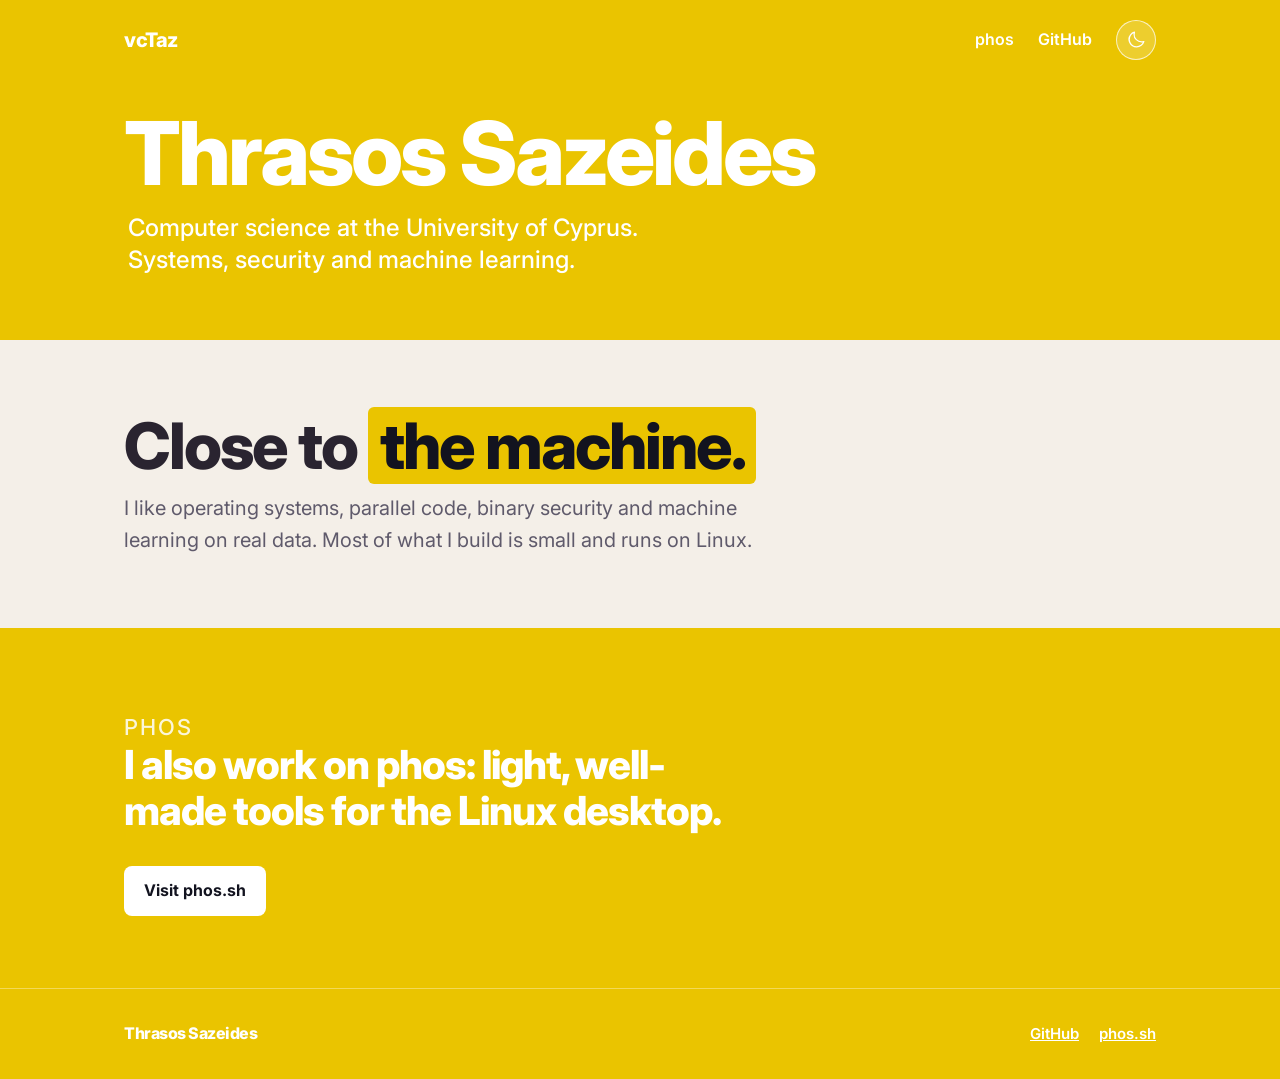
<file: index.html>
<!doctype html>
<html lang="en">
<head>
<meta charset="utf-8">
<meta name="viewport" content="width=device-width, initial-scale=1">
<title>Thrasos Sazeides</title>
<link rel="preconnect" href="https://fonts.googleapis.com"><link rel="preconnect" href="https://fonts.gstatic.com" crossorigin><link rel="stylesheet" href="https://fonts.googleapis.com/css2?family=Inter:wght@400;500;600;700;800&family=JetBrains+Mono:wght@400&display=swap">
<link rel="stylesheet" href="assets/style.css">
<meta name="description" content="Thrasos Sazeides: computer science at the University of Cyprus. Systems, security and machine learning.">
<meta name="theme-color" content="#eac400">
</head>
<body>
<header class="hero">
  <div class="wrap">
    <nav class="nav" aria-label="Main">
      <a class="brand" href="">vcTaz</a>
      <ul>
        <li><a href="https://phos.sh">phos</a></li>
        <li class="gh"><a href="https://github.com/vcTaz">GitHub</a></li>
        <li><button class="theme" type="button" id="theme-toggle" aria-label="Switch to dark mode"><svg class="t sun-i" aria-hidden="true" focusable="false" xmlns="http://www.w3.org/2000/svg" viewBox="0 0 256 256" fill="currentColor"><path d="M120,40V16a8,8,0,0,1,16,0V40a8,8,0,0,1-16,0Zm72,88a64,64,0,1,1-64-64A64.07,64.07,0,0,1,192,128Zm-16,0a48,48,0,1,0-48,48A48.05,48.05,0,0,0,176,128ZM58.34,69.66A8,8,0,0,0,69.66,58.34l-16-16A8,8,0,0,0,42.34,53.66Zm0,116.68-16,16a8,8,0,0,0,11.32,11.32l16-16a8,8,0,0,0-11.32-11.32ZM192,72a8,8,0,0,0,5.66-2.34l16-16a8,8,0,0,0-11.32-11.32l-16,16A8,8,0,0,0,192,72Zm5.66,114.34a8,8,0,0,0-11.32,11.32l16,16a8,8,0,0,0,11.32-11.32ZM48,128a8,8,0,0,0-8-8H16a8,8,0,0,0,0,16H40A8,8,0,0,0,48,128Zm80,80a8,8,0,0,0-8,8v24a8,8,0,0,0,16,0V216A8,8,0,0,0,128,208Zm112-88H216a8,8,0,0,0,0,16h24a8,8,0,0,0,0-16Z"/></svg><svg class="t moon-i" aria-hidden="true" focusable="false" xmlns="http://www.w3.org/2000/svg" viewBox="0 0 256 256" fill="currentColor"><path d="M233.54,142.23a8,8,0,0,0-8-2,88.08,88.08,0,0,1-109.8-109.8,8,8,0,0,0-10-10,104.84,104.84,0,0,0-52.91,37A104,104,0,0,0,136,224a103.09,103.09,0,0,0,62.52-20.88,104.84,104.84,0,0,0,37-52.91A8,8,0,0,0,233.54,142.23ZM188.9,190.34A88,88,0,0,1,65.66,67.11a89,89,0,0,1,31.4-26A106,106,0,0,0,96,56,104.11,104.11,0,0,0,200,160a106,106,0,0,0,14.92-1.06A89,89,0,0,1,188.9,190.34Z"/></svg></button></li>
      </ul>
    </nav>
    <div class="page-head">
      <h1>Thrasos Sazeides</h1>
      <p class="tag">Computer science at the University of Cyprus. Systems, security and machine learning.</p>
    </div>
  </div>
</header>
<main>
  <section class="statement">
    <div class="wrap">
      <h2>Close to <mark>the machine.</mark></h2>
      <p class="intro">I like operating systems, parallel code, binary security and machine learning on real data. Most of what I build is small and runs on Linux.</p>
    </div>
  </section>
  <section class="band">
    <div class="wrap join">
      <div>
        <p class="eyebrow">phos</p>
        <h2>I also work on phos: light, well-made tools for the Linux desktop.</h2>
      </div>
      <a class="button" href="https://phos.sh">Visit phos.sh</a>
    </div>
  </section>
</main>
<footer>
  <div class="wrap">
    <span class="brand">Thrasos Sazeides</span>
    <ul>
      <li><a href="https://github.com/vcTaz">GitHub</a></li>
      <li><a href="https://phos.sh">phos.sh</a></li>
    </ul>
  </div>
</footer>
<script>
(function () {
  var root = document.documentElement, key = "theme", btn = document.getElementById("theme-toggle");
  var system = window.matchMedia("(prefers-color-scheme: dark)");
  function current() { return root.dataset.theme || (system.matches ? "dark" : "light"); }
  function label() { btn.setAttribute("aria-label", current() === "dark" ? "Switch to light mode" : "Switch to dark mode"); }
  try { var saved = localStorage.getItem(key); if (saved === "dark" || saved === "light") root.dataset.theme = saved; } catch (e) {}
  label();
  btn.addEventListener("click", function () {
    var next = current() === "dark" ? "light" : "dark";
    root.dataset.theme = next;
    try { localStorage.setItem(key, next); } catch (e) {}
    label();
  });
  system.addEventListener("change", label);
})();
</script>
</body>
</html>
</file>
<file: assets/style.css>
:root {
  --yellow: #eac400;
  --on-yellow: #ffffff;
  --void: #faf7f2;
  --base: #f4efe8;
  --surface: #ece4da;
  --surface-alt: #e3d8cd;
  --text: #2a2430;
  --text-2: #5f5a6b;
  --accent: #7a6000;
  --amber: #966223;
  --line: rgba(234, 196, 0, 0.16);
  --line-strong: rgba(234, 196, 0, 0.35);
  --on-accent: #ffffff;
  --code-bg: #2a2430;
  --code-text: #f3ece2;
  --sans: "Inter", "Segoe UI", Helvetica, Arial, sans-serif;
  --mono: "JetBrains Mono", ui-monospace, "SF Mono", Menlo, monospace;
}
@media (prefers-color-scheme: dark) {
  :root:not([data-theme="light"]) {
    color-scheme: dark;
    --void: #0b0c16; --base: #12131f; --surface: #1c1826; --surface-alt: #241b28;
    --text: #f3ece2; --text-2: #948da3; --accent: #f6d52e; --amber: #d9a15c;
    --line: rgba(234, 196, 0, 0.16); --line-strong: rgba(234, 196, 0, 0.35);
    --code-bg: #0b0c16; --code-text: #f3ece2; --on-accent: #12131f;
  }
}
:root[data-theme="dark"] {
  color-scheme: dark;
  --void: #0b0c16; --base: #12131f; --surface: #1c1826; --surface-alt: #241b28;
  --text: #f3ece2; --text-2: #948da3; --accent: #f6d52e; --amber: #d9a15c;
  --line: rgba(234, 196, 0, 0.16); --line-strong: rgba(234, 196, 0, 0.35);
  --code-bg: #0b0c16; --code-text: #f3ece2; --on-accent: #12131f;
}

* { box-sizing: border-box; }
body { margin: 0; background: var(--base); color: var(--text); font-family: var(--sans);
       font-size: 16px; line-height: 1.6; -webkit-font-smoothing: antialiased; }
a { color: inherit; }
.wrap { max-width: 1080px; margin: 0 auto; padding-inline: 24px; }
.i { width: 28px; height: 28px; display: block; }
.s { width: 16px; height: 16px; display: block; flex: none; }
:focus-visible { outline: 2px solid var(--accent); outline-offset: 3px; border-radius: 4px; }

/* the yellow band: display type only, white on phos yellow */
.hero { background: var(--yellow); color: var(--on-yellow); }
.nav { display: flex; align-items: center; justify-content: space-between; gap: 16px; padding-block: 20px; }
.brand { display: flex; align-items: center; gap: 10px; text-decoration: none; font-weight: 800; font-size: 20px; letter-spacing: -0.5px; }
.brand img { width: 36px; height: 36px; border-radius: 27%; }
.nav ul { display: flex; gap: 24px; list-style: none; margin: 0; padding: 0; font-weight: 600; font-size: 16px; }
.nav a { text-decoration: none; }
.nav a:hover { text-decoration: underline; text-underline-offset: 4px; }
.lead { display: grid; grid-template-columns: auto 1fr; align-items: center; gap: 56px; padding-block: 48px 72px; }
.lead img { width: 220px; height: 220px; }
.lead h1 { margin: 0; font-size: 120px; line-height: 0.95; font-weight: 800; letter-spacing: -4px; }
.lead .tag { margin: 18px 0 0 4px; font-size: 28px; line-height: 1.3; font-weight: 500; max-width: 18em; text-wrap: balance; }
.lead .greek { margin: 18px 0 0 6px; font-size: 18px; font-weight: 500; letter-spacing: 2px; opacity: 0.8; }

section { padding-block: 72px; }
.eyebrow { margin: 0 0 8px; font-size: 13px; font-weight: 700; letter-spacing: 2px; text-transform: uppercase; color: var(--accent); }
h2 { margin: 0; font-size: 40px; line-height: 1.15; font-weight: 800; letter-spacing: -1px; text-wrap: balance; }
.intro { margin: 12px 0 0; max-width: 38em; color: var(--text-2); font-size: 18px; }

.projects { display: flex; flex-direction: column; margin-top: 40px; border-top: 1px solid var(--line-strong); }
.project { display: grid; grid-template-columns: 64px minmax(0, 1fr) minmax(0, 460px); gap: 28px; padding-block: 36px;
           border-bottom: 1px solid var(--line-strong); align-items: start; }
.tile { width: 64px; height: 64px; border-radius: 17px; background: var(--yellow); color: var(--on-yellow);
        display: grid; place-items: center; }
.tile .i { width: 36px; height: 36px; }
.project h3 { margin: 0; font-size: 26px; line-height: 1.2; font-weight: 800; letter-spacing: -0.5px; display: flex; align-items: center; gap: 12px; flex-wrap: wrap; }
.project p { margin: 8px 0 0; color: var(--text-2); max-width: 34em; }
.facts { display: flex; flex-wrap: wrap; gap: 8px; margin: 16px 0 0; padding: 0; list-style: none; }
.facts li { font-size: 13px; font-weight: 600; padding: 3px 12px; border-radius: 999px; border: 1px solid var(--line-strong); color: var(--text); }
.pill { font-size: 12px; font-weight: 700; letter-spacing: 1px; text-transform: uppercase; padding: 3px 10px; border-radius: 999px;
        background: var(--surface-alt); color: var(--amber); }
.links { display: flex; flex-wrap: wrap; gap: 18px; margin-top: 18px; font-weight: 600; font-size: 15px; }
.links a { display: inline-flex; align-items: center; gap: 6px; text-decoration: none; color: var(--accent); }
.links a:hover { text-decoration: underline; text-underline-offset: 4px; }

.install { background: var(--code-bg); color: var(--code-text); border-radius: 10px; overflow: hidden; }
.install header { display: flex; align-items: center; justify-content: space-between; gap: 8px; padding: 10px 14px;
                  font-size: 12px; font-weight: 600; letter-spacing: 1px; text-transform: uppercase; color: #948da3;
                  border-bottom: 1px solid rgba(255, 255, 255, 0.08); }
.install pre { margin: 0; padding: 14px; overflow-x: auto; font-family: var(--mono); font-size: 12.5px; line-height: 1.7; }
.install .c { color: #948da3; }
.copy { display: inline-flex; align-items: center; gap: 6px; font: inherit; color: #f3ece2; background: rgba(255, 255, 255, 0.08);
        border: 0; border-radius: 6px; padding: 5px 10px; cursor: pointer; text-transform: none; letter-spacing: 0; }
.copy:hover { background: rgba(255, 255, 255, 0.14); }
.copy .done-i { display: none; }
.copy.done .done-i { display: block; }
.copy.done .copy-i { display: none; }
.note { font-size: 14px; color: var(--text-2); margin: 12px 0 0; }

.values { background: var(--void); }
.grid { display: grid; grid-template-columns: repeat(2, minmax(0, 1fr)); gap: 40px 56px; margin-top: 40px; }
.grid h3 { margin: 0; font-size: 20px; font-weight: 800; letter-spacing: -0.3px; }
.grid p { margin: 6px 0 0; color: var(--text-2); max-width: 30em; }

.join { display: flex; align-items: center; justify-content: space-between; gap: 32px; flex-wrap: wrap; }
.join p { margin: 12px 0 0; color: var(--text-2); max-width: 36em; }
.button { display: inline-flex; align-items: center; gap: 8px; padding: 12px 20px; border-radius: 8px; font-weight: 700;
          text-decoration: none; background: var(--accent); color: var(--on-accent); }
.button:hover { filter: brightness(1.08); }

footer { border-top: 1px solid var(--line-strong); padding-block: 32px; font-size: 14px; color: var(--text-2); }
footer .wrap { display: flex; align-items: center; justify-content: space-between; gap: 16px; flex-wrap: wrap; }
footer .brand { font-size: 16px; color: var(--text); }
footer .brand img { width: 24px; height: 24px; }
footer ul { display: flex; gap: 20px; list-style: none; margin: 0; padding: 0; flex-wrap: wrap; }

@media (max-width: 860px) {
  .lead { grid-template-columns: 1fr; gap: 24px; padding-block: 16px 56px; }
  .lead img { width: 120px; height: 120px; }
  .lead h1 { font-size: 88px; letter-spacing: -3px; }
  .lead .tag { font-size: 22px; }
  .project { grid-template-columns: 48px minmax(0, 1fr); gap: 20px; }
  .tile { width: 48px; height: 48px; border-radius: 13px; }
  .tile .i { width: 28px; height: 28px; }
  .install { grid-column: 1 / -1; }
  .grid { grid-template-columns: 1fr; gap: 28px; }
  h2 { font-size: 32px; }
}
@media (max-width: 480px) {
  .wrap { padding-inline: 16px; }
  .nav ul { gap: 16px; font-size: 15px; }
  .nav ul li.gh { display: none; }
  .lead h1 { font-size: 72px; }
  section { padding-block: 56px; }
}
@media (prefers-reduced-motion: no-preference) {
  .links a, .button, .copy { transition: background-color .15s, filter .15s; }
}

/* yellow is the only accent: bands, tiles and highlights in phos yellow; links
   and labels in a dark gold on light grounds (5.2:1) and a light yellow on
   dark ones (12.7:1), since plain yellow text is unreadable on light */
:root { --ink-on-yellow: #12131f; --accent: #7a6000; --on-accent: #12131f;
        --line: rgba(234, 196, 0, 0.3); --line-strong: rgba(234, 196, 0, 0.6); }
@media (prefers-color-scheme: dark) {
  :root:not([data-theme="light"]) { --accent: #f6d52e; --line: rgba(234, 196, 0, 0.18); --line-strong: rgba(234, 196, 0, 0.4); }
}
:root[data-theme="dark"] { --accent: #f6d52e; --line: rgba(234, 196, 0, 0.18); --line-strong: rgba(234, 196, 0, 0.4); }
.facts li { border-color: var(--yellow); }
h2 mark { background: var(--yellow); color: var(--ink-on-yellow); padding: 0 0.18em; border-radius: 6px;
          -webkit-box-decoration-break: clone; box-decoration-break: clone; }
.pill { background: var(--yellow); color: var(--ink-on-yellow); }
.install { border-top: 4px solid var(--yellow); }
.copy { background: var(--yellow); color: var(--ink-on-yellow); font-weight: 700; }
.copy:hover { background: #f6d52e; }
.values { background: var(--base); }
.band { background: var(--yellow); color: var(--on-yellow); }
.band .eyebrow { color: var(--on-yellow); opacity: 0.85; }
.band p { color: var(--on-yellow); font-size: 22px; font-weight: 500; line-height: 1.4; }
.band .button { background: #ffffff; color: var(--ink-on-yellow); }
footer { background: var(--yellow); color: var(--on-yellow); border-top: 1px solid rgba(255, 255, 255, 0.35); font-weight: 600; font-size: 15px; }
footer .brand { color: var(--on-yellow); }

.nav ul { align-items: center; }
.theme { display: grid; place-items: center; width: 40px; height: 40px; padding: 0; border-radius: 999px; cursor: pointer;
         color: var(--on-yellow); background: rgba(255, 255, 255, 0.18); border: 1px solid rgba(255, 255, 255, 0.7); }
.theme:hover { background: rgba(255, 255, 255, 0.3); }
.t { width: 20px; height: 20px; }
/* show what a press switches to: the moon while light, the sun while dark */
.theme .sun-i { display: none; }
:root[data-theme="dark"] .theme .sun-i { display: block; }
:root[data-theme="dark"] .theme .moon-i { display: none; }
@media (prefers-color-scheme: dark) {
  :root:not([data-theme="light"]) .theme .sun-i { display: block; }
  :root:not([data-theme="light"]) .theme .moon-i { display: none; }
}

/* pages */
.nav a[aria-current="page"] { text-decoration: underline; text-decoration-thickness: 2px; text-underline-offset: 6px; }
.page-head { padding-block: 32px 64px; }
.page-head h1 { margin: 0; font-size: 88px; line-height: 0.95; font-weight: 800; letter-spacing: -3px; text-wrap: balance; }
.page-head .tag { margin: 16px 0 0 4px; font-size: 24px; line-height: 1.35; font-weight: 500; max-width: 26em; text-wrap: balance; }

/* home: the statement */
.statement h2 { font-size: 64px; line-height: 1.05; letter-spacing: -2px; }
.statement .intro { font-size: 20px; max-width: 34em; }
.more { display: inline-flex; align-items: center; gap: 6px; margin-top: 20px; font-weight: 700; color: var(--accent); text-decoration: none; }
.more:hover { text-decoration: underline; text-underline-offset: 4px; }

/* home: the projects at a glance */
.cards { display: grid; grid-template-columns: repeat(3, minmax(0, 1fr)); gap: 20px; margin-top: 40px; }
.card { display: flex; flex-direction: column; gap: 14px; padding: 24px; border-radius: 14px; background: var(--surface);
        text-decoration: none; color: var(--text); border: 1px solid transparent; }
a.card:hover { border-color: var(--yellow); }
.card h3 { margin: 0; font-size: 22px; font-weight: 800; letter-spacing: -0.4px; display: flex; align-items: center; gap: 10px; flex-wrap: wrap; }
.card p { margin: 0; color: var(--text-2); font-size: 15px; }
.card .go { margin-top: auto; font-weight: 700; font-size: 15px; color: var(--accent); }

/* contribute: the ways in */
.ways { display: grid; grid-template-columns: repeat(3, minmax(0, 1fr)); gap: 40px; margin-top: 40px; }
.ways h3 { margin: 0; font-size: 20px; font-weight: 800; }
.ways p { margin: 6px 0 0; color: var(--text-2); }
.repo-links { display: flex; flex-direction: column; gap: 6px; margin-top: 12px; font-weight: 600; }
.repo-links a { color: var(--accent); text-decoration: none; display: inline-flex; align-items: center; gap: 6px; }
.repo-links a:hover { text-decoration: underline; text-underline-offset: 4px; }
.rules { margin-top: 56px; padding: 28px; border-radius: 14px; background: var(--surface); }
.rules h3 { margin: 0 0 12px; font-size: 20px; font-weight: 800; }
.rules ul { margin: 0; padding-left: 20px; color: var(--text-2); display: grid; gap: 6px; }
.rules a { color: var(--accent); font-weight: 600; }
.rules.contact { margin-top: 56px; }
.rules + .rules { margin-top: 20px; }
.rules code { font-family: var(--mono); font-size: 14px; color: var(--text); }

.soon-note { margin: 12px 0 0; color: var(--text-2); font-style: italic; }

/* 404 */
.lost { padding-block: 96px; }

@media (max-width: 860px) {
  .page-head h1 { font-size: 64px; letter-spacing: -2px; }
  .page-head .tag { font-size: 20px; }
  .statement h2 { font-size: 44px; letter-spacing: -1px; }
  .cards, .ways { grid-template-columns: 1fr; }
}
@media (max-width: 480px) {
  .nav ul { gap: 12px; font-size: 14px; }
  .page-head h1 { font-size: 52px; }
}
</file>
